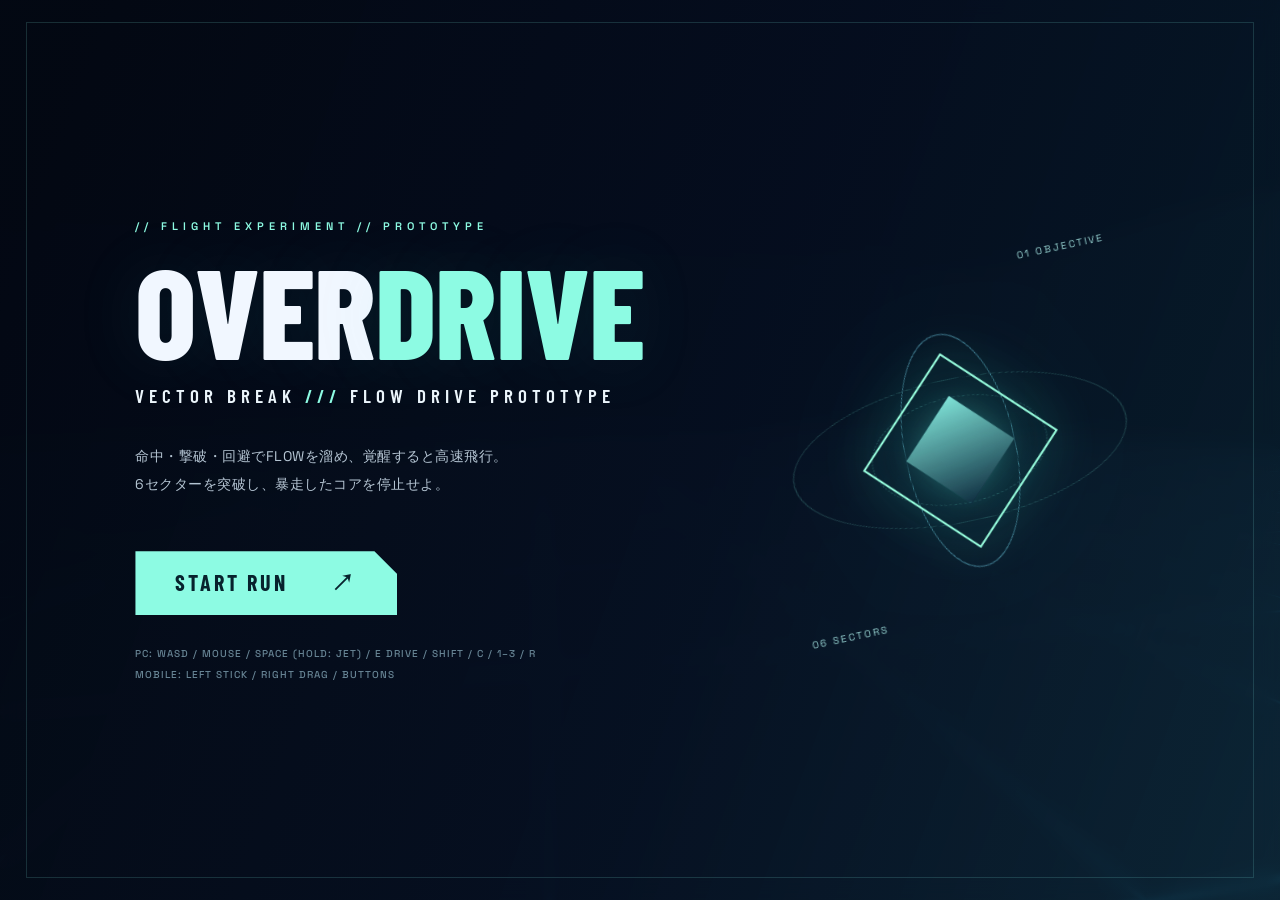
<file: index-source.html>
<!DOCTYPE html>
<html lang="ja"><head><meta charset="utf-8"><meta name="viewport" content="width=device-width,initial-scale=1,maximum-scale=1,viewport-fit=cover,user-scalable=no"><meta name="theme-color" content="#080d1d"><meta name="description" content="OVERDRIVE: VECTOR BREAK — a neon kinetic roguelite FPS playable in your browser."><title>OVERDRIVE // VECTOR BREAK</title><link rel="stylesheet" href="style.css"></head><body>
<canvas id="world" aria-label="3D first-person game"></canvas><div id="grain"></div><div id="damageFlash"></div><div id="dashFlash"></div>
<div id="hud" class="hidden"><div class="hud-top"><div class="wordmark">OV<span>//</span><small>VECTOR BREAK</small></div><div class="sector"><small>SECTOR</small><strong id="waveNo">01 <em>/ 06</em></strong></div><div class="hud-right"><div class="score">SCORE <b id="score">000000</b></div><button id="pauseBtn" aria-label="Pause game">Ⅱ</button></div></div>
<button id="diagToggle" class="diag-toggle" type="button" aria-pressed="false" aria-label="移動方向の診断表示を切り替え">MOVE DEBUG</button>
<div id="diagPanel" class="diag-panel is-hidden" aria-live="off"><b id="diagHeading">MOVE CHECK</b><span id="diagStick">STICK: NEUTRAL</span><span id="diagIntent">REQUEST: STOP</span><span id="diagActual">ACTUAL: STOP</span><span id="diagDash">DASH: OFF</span><span id="diagAngle">YAW: 0°</span></div>
<div class="radar" id="radar"><div class="radar-cross"></div><span id="radarDots"></span><i></i></div><div id="announcement" class="announcement"></div><div id="crosshair" class="crosshair"><span></span><span></span><span></span><span></span><i></i></div><div id="hitmarker" class="hitmarker">✕</div><div id="floatingDamage"></div>
<div class="hud-bottom"><div class="vitals"><small>INTEGRITY <b id="hpNum">120</b></small><div class="meter hp"><div id="hpBar"></div></div><div class="shields"><span>SHIELD</span><div class="meter shield"><div id="shieldBar"></div></div></div></div><div class="energy"><small>FLOW CHARGE <b id="energyNum">0%</b></small><div class="meter charge"><div id="energyBar"></div></div><div class="movement"><span id="dashStatus">DASH READY</span><span id="comboText">COMBO ×1.0</span></div></div><div class="ammo"><small id="weaponLabel">01 / PULSE EMITTER</small><strong id="ammoCount">28</strong><span id="reserveCount">/ ∞</span><div class="ammo-hint">TAP WEAPON TO SWITCH</div></div></div><div class="enemy-counter" id="enemyCount">5 THREATS</div></div>
<div id="touch" class="hidden"><div id="stickZone" class="stick-zone"><div class="stick-ring"><div id="stickKnob" class="stick-knob"></div></div></div><div id="lookZone" class="look-zone"></div><div class="touch-actions"><button id="mobileSwap" class="action small">SWAP</button><button id="mobileJump" class="action">JUMP</button><button id="mobileDash" class="action">DASH</button><button id="mobileSlide" class="action small">SLIDE</button><button id="mobileReload" class="action small">RELOAD</button><button id="mobileFire" class="action fire">FIRE</button><button id="mobileDrive" class="action drive hidden">DRIVE</button></div></div>
<div id="overlay" class="overlay"><div class="menu-frame"><div class="eyebrow" id="eyebrow">// FLIGHT EXPERIMENT // PROTOTYPE</div><h1 id="menuTitle">OVER<span>DRIVE</span></h1><div class="subtitle" id="menuSubtitle">VECTOR BREAK <span>///</span> FLOW DRIVE PROTOTYPE</div><p class="menu-desc" id="menuDesc">命中・撃破・回避でFLOWを溜め、覚醒すると高速飛行。<br>6セクターを突破し、暴走したコアを停止せよ。</p><div id="choiceContainer"></div><div id="menuActions"><button id="mainBtn" class="primary">START RUN <span>↗</span></button><button id="secondaryBtn" class="secondary hidden">RESTART</button></div><div class="menu-foot" id="menuFoot"><span>PC: WASD / MOUSE / SPACE (HOLD: JET) / E DRIVE / SHIFT / C / 1–3 / R</span><span>MOBILE: LEFT STICK / RIGHT DRAG / BUTTONS</span></div></div><div class="menu-graphic"><div class="orbit o1"></div><div class="orbit o2"></div><div class="orbit o3"></div><div class="core"><div></div></div><span>06 SECTORS</span><span>01 OBJECTIVE</span></div></div>
<div id="toast" aria-live="polite"></div>
<script src="game.js" defer></script></body></html>
</file>
<file: style.css>
@import url('https://fonts.googleapis.com/css2?family=Barlow+Condensed:wght@400;500;600;700;800&family=Space+Grotesk:wght@400;500;600;700&display=swap');
:root{--ink:#060b18;--ice:#8dfbe3;--electric:#7de7ff;--coral:#ff807b;--muted:#93a8b9;--border:rgba(146,246,239,.25);--ui:'Space Grotesk',system-ui,sans-serif;--display:'Barlow Condensed',Impact,sans-serif}*{box-sizing:border-box}html,body{width:100%;height:100%;margin:0;overflow:hidden;background:var(--ink);color:#ebf5fb;font-family:var(--ui);touch-action:none;-webkit-user-select:none;user-select:none}button{font:inherit;cursor:pointer;-webkit-tap-highlight-color:transparent}button:focus-visible{outline:2px solid var(--ice);outline-offset:4px}.hidden{display:none!important}#world{width:100%;height:100%;display:block;position:fixed;inset:0;touch-action:none}#grain{pointer-events:none;position:fixed;inset:0;z-index:2;background:repeating-linear-gradient(0deg,transparent 0 3px,rgba(32,52,78,.028) 4px);opacity:.55}#damageFlash,#dashFlash{position:fixed;inset:0;pointer-events:none;z-index:4;opacity:0;transition:opacity .13s}#damageFlash{background:radial-gradient(ellipse at center,transparent 20%,rgba(255,59,92,.52) 100%)}#dashFlash{background:radial-gradient(ellipse at center,transparent 35%,rgba(64,247,222,.20) 100%)}#hud{position:fixed;inset:0;pointer-events:none;z-index:5}.hud-top{display:flex;align-items:flex-start;justify-content:space-between;position:absolute;top:max(22px,env(safe-area-inset-top));left:max(28px,env(safe-area-inset-left));right:max(28px,env(safe-area-inset-right));height:90px}.wordmark{font:800 48px/1 var(--display);letter-spacing:2px}.wordmark>span{color:var(--ice);padding:0 5px;font-weight:400}.wordmark>small{display:block;font:600 10px/1.5 var(--ui);letter-spacing:4px;color:var(--muted);margin-top:8px}.sector{display:flex;gap:14px;align-items:baseline}.sector small,.score{color:var(--muted);font-size:10px;letter-spacing:3px}.sector strong{font:600 34px/1 var(--display);letter-spacing:3px}.sector em{font-style:normal;color:var(--muted);font-size:18px}.hud-right{display:flex;align-items:center;gap:22px}.score b{font-size:15px;letter-spacing:2px;color:#fff;margin-left:8px}#pauseBtn{pointer-events:auto;border:1px solid var(--border);background:rgba(7,19,34,.65);color:#fff;width:50px;height:44px;font-size:22px}.radar{position:absolute;top:108px;left:36px;width:108px;height:108px;border:1px solid rgba(125,231,255,.3);border-radius:50%;background:rgba(4,18,37,.35);box-shadow:0 0 35px rgba(52,236,222,.04),inset 0 0 18px rgba(40,140,179,.08)}.radar:after{content:'';position:absolute;inset:10px;border:1px solid rgba(125,231,255,.23);border-radius:50%}.radar:before{content:'';position:absolute;top:50%;left:50%;height:4px;width:4px;background:var(--ice);transform:translate(-50%,-50%) rotate(45deg)}.radar-cross{position:absolute;inset:50%;width:1px;height:100%;transform:translateY(-50%);background:rgba(123,213,224,.10)}.radar i{position:absolute;top:50%;left:50%;border:4px solid transparent;border-bottom:8px solid var(--ice);transform:translate(-50%,-65%)}.dot{position:absolute;width:5px;height:5px;background:#ff817c;border-radius:50%;box-shadow:0 0 8px #ff817c}.announcement{position:absolute;left:50%;top:21%;transform:translateX(-50%);text-align:center;font:700 32px var(--display);letter-spacing:5px;color:#fff;text-shadow:0 0 22px rgba(117,251,229,.45);transition:opacity .3s;opacity:0;white-space:nowrap}.crosshair{position:absolute;left:50%;top:50%;width:32px;height:32px;transform:translate(-50%,-50%);filter:drop-shadow(0 1px 4px #001)}.crosshair span{position:absolute;background:#d7fff6}.crosshair span:nth-child(1),.crosshair span:nth-child(2){width:2px;height:9px;left:15px}.crosshair span:nth-child(1){top:0}.crosshair span:nth-child(2){bottom:0}.crosshair span:nth-child(3),.crosshair span:nth-child(4){width:9px;height:2px;top:15px}.crosshair span:nth-child(3){left:0}.crosshair span:nth-child(4){right:0}.crosshair i{position:absolute;inset:14px;background:var(--ice);border-radius:50%;opacity:.6}.hitmarker{position:absolute;left:50%;top:50%;transform:translate(-50%,-55%);font:800 44px var(--display);color:var(--coral);opacity:0;transition:opacity .06s}.hud-bottom{position:absolute;bottom:max(29px,calc(env(safe-area-inset-bottom) + 22px));left:max(28px,env(safe-area-inset-left));right:max(28px,env(safe-area-inset-right));display:flex;align-items:end;justify-content:space-between;gap:25px}.vitals{width:215px}.vitals small,.energy small,.ammo small{font-size:10px;letter-spacing:3px;color:#a4b8c7}.vitals small b{display:block;font:700 44px/1.1 var(--display);color:#fff;letter-spacing:0;margin:5px 0}.meter{height:6px;background:rgba(101,158,176,.22);overflow:hidden}.meter>div{height:100%;transition:width .13s}.meter.hp>div{background:var(--ice);width:100%;box-shadow:0 0 20px var(--ice)}.shields{display:flex;align-items:center;gap:14px;margin-top:9px;font-size:9px;letter-spacing:2px;color:var(--muted)}.shield{flex:1;height:3px}.shield>div{width:100%;background:#84bdff}.energy{flex:1;max-width:340px}.energy small{display:flex;justify-content:space-between;gap:20px}.energy small b{color:var(--ice)}.meter.charge{margin-top:13px;height:4px}.charge>div{width:0;background:linear-gradient(90deg,#4ef2c2,#a5ffee);box-shadow:0 0 15px var(--ice)}.movement{display:flex;justify-content:space-between;margin-top:13px;gap:9px;color:var(--ice);font-size:10px;letter-spacing:2px}.ammo{text-align:right;min-width:190px}.ammo strong{font:700 65px/.95 var(--display);letter-spacing:1px}.ammo>span{font:500 18px var(--display);color:var(--ice)}.ammo small{display:block;margin-bottom:2px}.ammo-hint{font-size:9px;letter-spacing:1.6px;color:var(--muted);margin-top:6px}.enemy-counter{position:absolute;right:40px;top:109px;font-size:11px;letter-spacing:3px;color:var(--coral)}#floatingDamage{position:absolute;inset:0;pointer-events:none}.floatd{position:absolute;font:800 25px var(--display);color:#fff;letter-spacing:1px;text-shadow:0 0 9px #66f7de;animation:floatd .6s forwards}@keyframes floatd{to{transform:translateY(-45px);opacity:0}}.overlay{position:fixed;inset:0;z-index:10;display:flex;align-items:center;justify-content:space-around;gap:5vw;padding:7vh 8vw;background:linear-gradient(110deg,rgba(3,8,19,.97) 5%,rgba(5,14,31,.94) 55%,rgba(8,33,48,.72));backdrop-filter:blur(9px);overflow:auto}.overlay:before{content:'';position:absolute;top:22px;left:26px;right:26px;bottom:22px;border:1px solid rgba(130,238,229,.16);pointer-events:none;clip-path:polygon(0 0,100% 0,100% 100%,0 100%)}.menu-frame{position:relative;z-index:1;max-width:680px;min-width:0}.eyebrow{font-size:11px;letter-spacing:5px;color:var(--ice);font-weight:600;margin-bottom:25px}.menu-frame h1{font:800 clamp(64px,10vw,138px)/.81 var(--display);letter-spacing:-1px;margin:0;color:#f1f7ff;text-shadow:0 0 70px rgba(73,204,208,.1)}.menu-frame h1 span{color:var(--ice)}.subtitle{font:600 clamp(13px,2vw,19px) var(--display);letter-spacing:5px;margin-top:23px}.subtitle span{color:var(--ice)}.menu-desc{margin:35px 0 30px;line-height:2.0;font-size:14px;color:#b4c4d2;letter-spacing:.5px}.primary,.secondary{border:0;font-family:var(--display);letter-spacing:3px;font-size:22px;font-weight:700;min-height:64px;padding:14px 40px;transition:transform .12s,background .12s}.primary{background:var(--ice);color:#07222d;clip-path:polygon(0 0,calc(100% - 23px) 0,100% 23px,100% 100%,0 100%)}.primary:hover,.primary:active{transform:translateY(-2px);background:#c7fff1}.primary span{margin-left:36px;font-size:23px}.secondary{background:transparent;color:#fff;border:1px solid var(--border);margin-left:10px}.menu-foot{display:flex;flex-direction:column;gap:8px;font:500 10px var(--ui);letter-spacing:1px;color:#678494;margin-top:32px}.menu-graphic{width:min(30vw,370px);height:min(30vw,370px);min-width:240px;min-height:240px;position:relative;display:flex;align-items:center;justify-content:center;filter:drop-shadow(0 0 50px rgba(60,231,228,.23));transform:rotate(-12deg)}.orbit{position:absolute;inset:4%;border:1px solid rgba(128,250,232,.25);border-radius:50%;transform:rotateX(65deg) rotate(-30deg)}.o2{inset:18%;border-color:rgba(127,231,255,.6);transform:rotateY(62deg) rotate(45deg)}.o3{inset:26%;border-style:dashed;transform:rotateX(53deg) rotate(80deg)}.core{width:38%;height:38%;border:2px solid #99ffdf;display:flex;align-items:center;justify-content:center;transform:rotate(45deg);box-shadow:0 0 55px rgba(79,255,223,.14),inset 0 0 35px rgba(79,255,223,.08)}.core>div{width:57%;height:57%;background:linear-gradient(125deg,rgba(140,248,234,.9),rgba(60,169,199,.12));box-shadow:0 0 40px rgba(69,240,216,.36)}.menu-graphic>span{position:absolute;font-size:10px;letter-spacing:2px;color:#95d1d0;left:0;bottom:5%}.menu-graphic>span:last-child{right:0;top:0;bottom:auto;left:auto}#choiceContainer{max-width:700px;display:grid;grid-template-columns:repeat(3,minmax(0,1fr));gap:12px;margin:16px 0 23px}.upgrade{border:1px solid rgba(113,244,218,.28);padding:19px 14px;background:rgba(17,48,60,.62);color:#f1fbff;text-align:left;min-height:165px;transition:background .1s,transform .1s}.upgrade:hover,.upgrade:active{background:rgba(33,84,85,.78);transform:translateY(-3px)}.upgrade>b{display:block;font:700 19px var(--display);letter-spacing:1px;margin:13px 0 9px}.upgrade>span{display:block;color:var(--ice);font:700 11px var(--ui);letter-spacing:2px}.upgrade>small{display:block;font:12px/1.6 var(--ui);color:#c3d5df}.upgrade>.rarity{font-size:24px;color:var(--coral)}#toast{position:fixed;z-index:13;top:19%;left:50%;transform:translateX(-50%);font:600 13px var(--ui);letter-spacing:1.5px;color:var(--ice);opacity:0;transition:opacity .2s;white-space:nowrap;pointer-events:none}
#touch{position:fixed;inset:0;z-index:6;pointer-events:none}.stick-zone,.look-zone{position:absolute;pointer-events:auto;touch-action:none}.stick-zone{left:0;top:27%;bottom:0;width:38%}.look-zone{top:16%;right:0;width:61%;height:64%}.stick-ring{position:absolute;width:132px;height:132px;left:36px;bottom:max(118px,calc(env(safe-area-inset-bottom) + 96px));border-radius:50%;border:1px solid rgba(138,248,231,.35);background:rgba(15,49,65,.15);display:grid;place-items:center}.stick-knob{width:62px;height:62px;border-radius:50%;border:1px solid rgba(155,251,240,.62);background:rgba(119,240,228,.15);box-shadow:0 0 15px rgba(120,251,236,.11)}.touch-actions{position:absolute;right:max(13px,env(safe-area-inset-right));bottom:max(102px,calc(env(safe-area-inset-bottom) + 87px));display:grid;grid-template-columns:repeat(4,62px);grid-template-rows:repeat(2,56px);gap:10px;pointer-events:none}.action{pointer-events:auto;background:rgba(11,31,49,.62);color:#fff;border:1px solid rgba(180,243,240,.48);border-radius:50%;font:700 12px var(--display);letter-spacing:1px;box-shadow:inset 0 0 25px rgba(46,177,197,.07);touch-action:none}.action.active{background:rgba(119,251,233,.45)}#mobileSwap{grid-column:1;grid-row:1}#mobileJump{grid-column:2;grid-row:1}#mobileDash{grid-column:3;grid-row:1}#mobileReload{grid-column:1;grid-row:2}#mobileSlide{grid-column:2;grid-row:2}#mobileFire{grid-column:3 / 5;grid-row:2;border-radius:36px;background:rgba(107,240,210,.24);border:2px solid rgba(141,251,227,.75);color:var(--ice);font-size:20px}
@media(max-width:800px){.overlay{padding:8vh 7vw;justify-content:flex-start}.menu-graphic{position:absolute;right:-26%;top:3%;opacity:.14;min-width:200px;min-height:200px}.menu-frame h1{font-size:clamp(61px,15vw,96px)}.eyebrow{margin-bottom:20px}.menu-desc{margin:27px 0}.hud-top{top:max(12px,env(safe-area-inset-top));left:18px;right:18px;height:50px}.wordmark{font-size:30px}.wordmark small{font-size:7px;letter-spacing:2px}.sector{gap:6px}.sector small{font-size:8px}.sector strong{font-size:22px}.sector em{font-size:11px}.hud-right{gap:9px}.score{font-size:8px;letter-spacing:1px}.score b{font-size:11px}#pauseBtn{width:40px;height:35px;font-size:18px}.radar{left:16px;top:80px;width:75px;height:75px}.enemy-counter{top:82px;right:22px;font-size:10px}.hud-bottom{left:18px;right:18px;bottom:max(17px,calc(env(safe-area-inset-bottom) + 9px));gap:12px}.vitals{width:125px}.vitals small,.energy small,.ammo small{font-size:8px;letter-spacing:1.5px}.vitals small b{font-size:31px}.energy{max-width:150px}.energy small b{display:none}.movement{font-size:8px;letter-spacing:.4px;display:block}.movement span:last-child{display:none}.ammo{min-width:90px}.ammo strong{font-size:43px}.ammo>span{font-size:12px}.ammo-hint{display:none}.touch-actions{grid-template-columns:repeat(4,54px);grid-template-rows:repeat(2,50px);gap:7px;right:12px;bottom:max(95px,calc(env(safe-area-inset-bottom) + 76px))}.stick-ring{width:115px;height:115px;left:22px;bottom:max(102px,calc(env(safe-area-inset-bottom) + 87px))}.stick-knob{width:56px;height:56px}.action{font-size:11px}.announcement{font-size:23px;top:20%}#choiceContainer{gap:7px}.upgrade{padding:12px 9px;min-height:170px}.upgrade b{font-size:15px}.upgrade small{font-size:10px}}
@media(max-width:650px) and (orientation:portrait){.menu-graphic{display:none}.overlay{padding:8vh 6vw}.menu-frame h1{font-size:16vw}.subtitle{letter-spacing:2px}.menu-foot{font-size:8px}.hud-top{align-items:flex-start}.sector{position:absolute;top:5px;left:46%;transform:translateX(-38%)}.score{display:none}.hud-bottom{bottom:calc(env(safe-area-inset-bottom) + 12px)}.energy{display:none}.touch-actions{right:5px;bottom:calc(env(safe-area-inset-bottom) + 110px);grid-template-columns:repeat(3,53px)}#mobileFire{grid-column:2/4;grid-row:3;min-height:53px}.stick-ring{left:17px;bottom:calc(env(safe-area-inset-bottom) + 152px)}.touch-actions{grid-template-rows:repeat(3,52px)}#mobileSwap{grid-column:1}#mobileJump{grid-column:2}#mobileDash{grid-column:3}#mobileReload{grid-column:1;grid-row:2}#mobileSlide{grid-column:2;grid-row:2}.action{min-height:52px}#choiceContainer{grid-template-columns:1fr;gap:7px}.upgrade{min-height:0;padding:9px 13px}.upgrade>b{margin:3px 0;font-size:17px}.upgrade>span{font-size:9px}.upgrade>.rarity{display:none}.upgrade>small{font-size:10px}.menu-desc{margin:20px 0;font-size:12px}.primary,.secondary{min-height:55px;padding:10px 22px;font-size:19px}.eyebrow{font-size:9px;letter-spacing:3px}}@media(max-height:500px){.menu-desc{margin:10px 0;font-size:11px;line-height:1.6}.menu-frame h1{font-size:clamp(52px,8vw,90px)}.eyebrow{margin-bottom:12px}.subtitle{margin-top:12px}.menu-foot{margin-top:16px}.primary{min-height:48px}.menu-graphic{min-width:200px;min-height:200px}.touch-actions{bottom:100px}.stick-ring{bottom:97px}.hud-bottom{bottom:8px}.vitals small b{font-size:28px}.ammo strong{font-size:38px}}

/* Optional mobile-friendly movement diagnostics. Deliberately away from the center reticle. */
.diag-toggle{position:absolute;z-index:1;left:168px;top:88px;pointer-events:auto;color:#b5f9e4;background:rgba(4,18,30,.76);border:1px solid rgba(133,251,220,.45);border-radius:5px;font:700 10px/1 system-ui,sans-serif;letter-spacing:1.1px;min-height:28px;padding:5px 9px;touch-action:manipulation}
.diag-toggle[aria-pressed="false"]{color:#8b9da7;border-color:rgba(120,145,160,.3)}
.diag-panel{position:absolute;top:121px;left:168px;min-width:178px;max-width:245px;padding:9px 11px;background:rgba(1,13,24,.81);border:1px solid rgba(133,251,220,.4);border-left:3px solid #8dfbe3;border-radius:6px;pointer-events:none;color:#f6fffb;font:600 11px/1.5 ui-monospace,Consolas,monospace;letter-spacing:.2px;text-shadow:0 1px 3px #000}
.diag-panel b{display:block;color:#8dfbe3;font-size:10px;letter-spacing:1px;margin-bottom:3px}.diag-panel span{display:block;white-space:nowrap}.diag-panel.is-mismatch{border-left-color:#ff7979;background:rgba(60,14,20,.88)}.diag-panel.is-mismatch b{color:#ff9292}.diag-panel.is-hidden{display:none}
@media(max-width:900px){.diag-toggle{top:73px;left:166px;min-height:25px;font-size:9px;padding:4px 7px}.diag-panel{top:104px;left:166px;min-width:150px;padding:7px 8px;font-size:10px;line-height:1.35}}
@media(max-width:650px) and (orientation:portrait){.diag-toggle{top:103px;left:98px}.diag-panel{top:135px;left:98px;max-width:192px}}

/* FLOW DRIVE v2 prototype additions */
#mobileDrive{background:linear-gradient(155deg,rgba(220,132,38,.91),rgba(125,55,15,.9));border:1px solid rgba(255,226,153,.86);color:#fff5de;font-weight:900;box-shadow:0 0 17px rgba(255,187,45,.28);letter-spacing:.7px}
#mobileDrive.hidden{display:none!important}
#energyBar.drive-active{background:linear-gradient(90deg,#ffb347,#fff1a7)!important;box-shadow:0 0 14px rgba(255,174,55,.6)}
#mobileJump{touch-action:none}
@media (max-width:900px) and (orientation:landscape){#mobileDrive{grid-column:4;grid-row:1}}
@media (max-width:650px) and (orientation:portrait){#mobileDrive{grid-column:3;grid-row:2}}

/* KINETIC AIM: understated lock feedback; no giant reticle or screen-covering markers. */
.crosshair.aim-assist{filter:drop-shadow(0 0 6px rgba(105,245,219,.65))}
.crosshair.aim-assist span{background:#70ffe1}
.crosshair.aim-assist i{background:#fff;opacity:.95;box-shadow:0 0 8px rgba(100,255,220,.65)}
.crosshair.drive-assist span{background:#ffd376}
.crosshair.drive-assist i{background:#fff2bf;box-shadow:0 0 10px rgba(255,206,89,.75)}

/* FLOW FLIGHT: no central glare, subtle edge-only peripheral speed. */
#flightFx{position:fixed;inset:0;z-index:3;pointer-events:none;opacity:0;transition:opacity .17s;background:repeating-linear-gradient(177deg,transparent 0 38px,rgba(88,206,238,.055) 40px,transparent 44px);-webkit-mask-image:linear-gradient(90deg,#000,transparent 17%,transparent 83%,#000);mask-image:linear-gradient(90deg,#000,transparent 17%,transparent 83%,#000)}
body.flow-flight #flightFx{opacity:.72;animation:flowEdgeScroll .5s linear infinite}
@keyframes flowEdgeScroll{to{background-position:0 44px}}
.altitude-readout{font:700 11px monospace;color:#8feee6;letter-spacing:.04em;opacity:.85}
#damageFlash{background:radial-gradient(ellipse at center,transparent 52%,rgba(255,72,90,.40) 100%);transition:opacity .11s}
@media (prefers-reduced-motion:reduce){body.flow-flight #flightFx{animation:none}}
</file>
